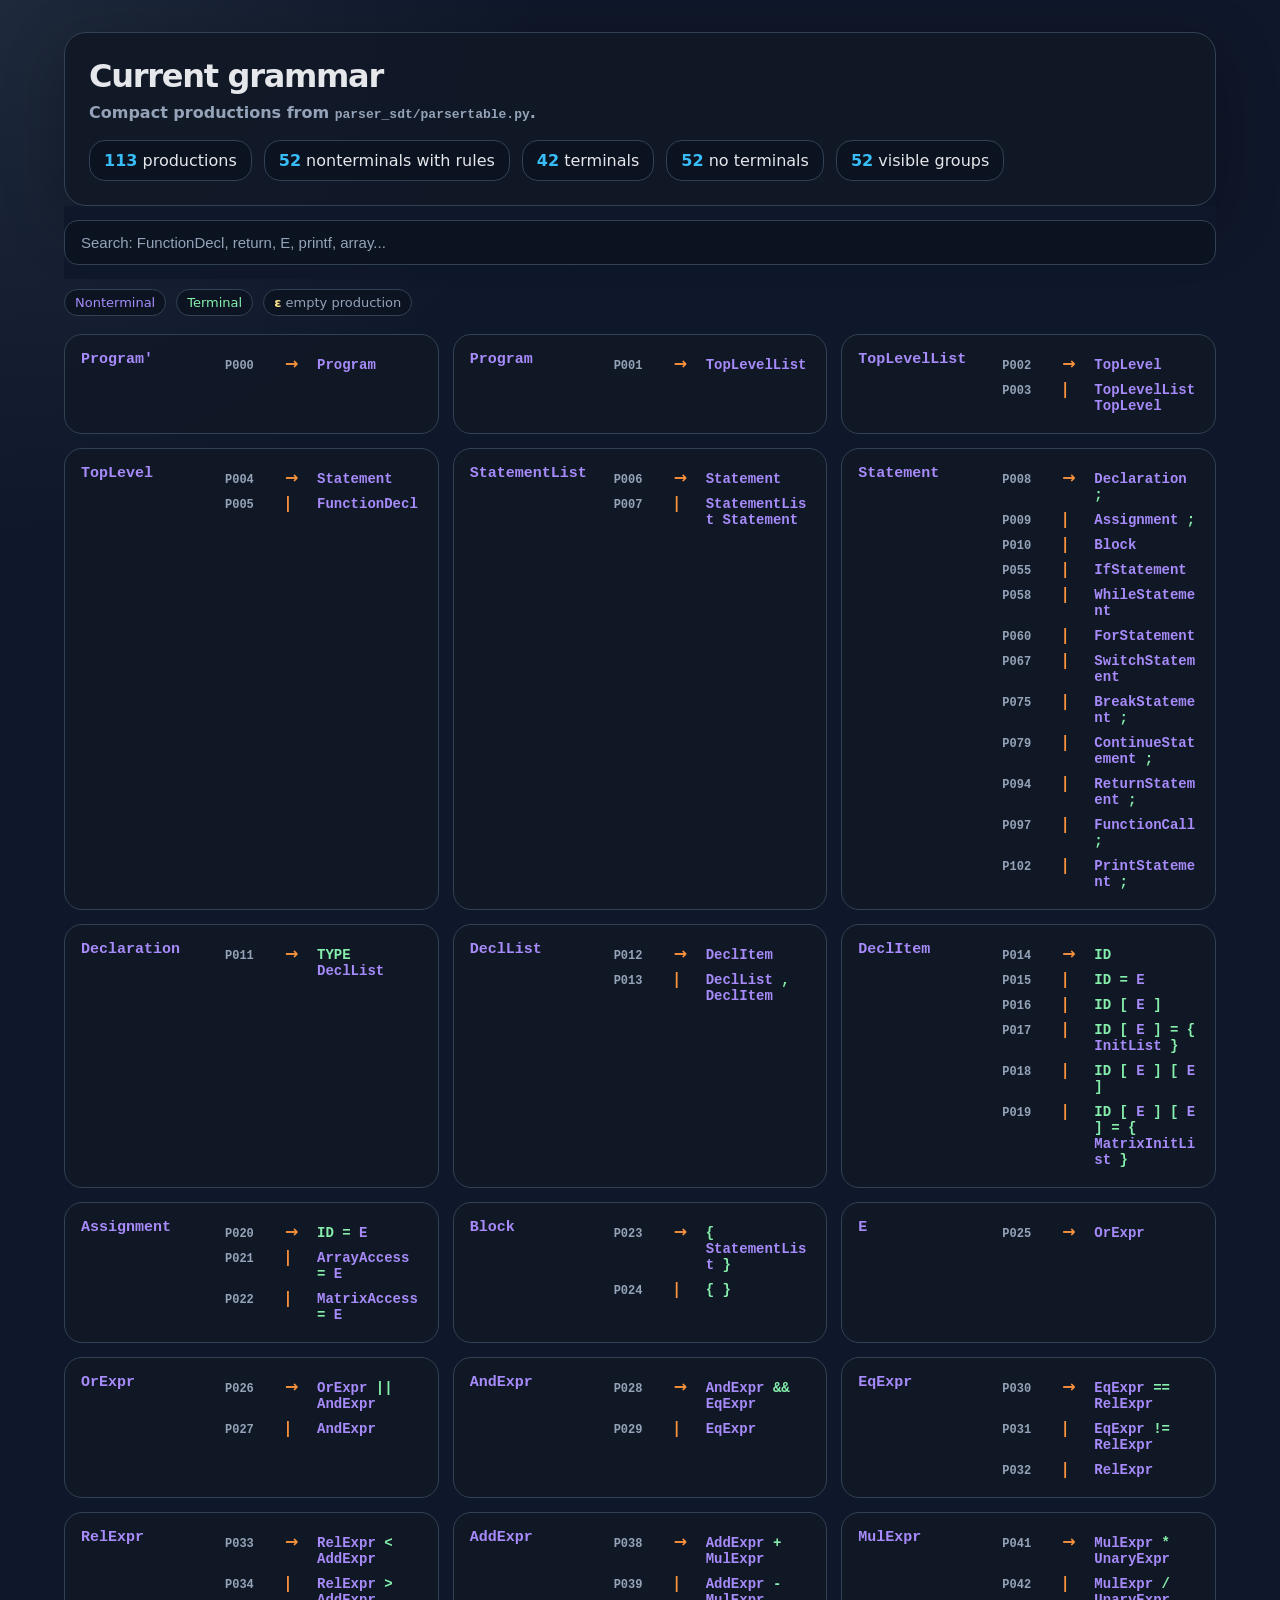
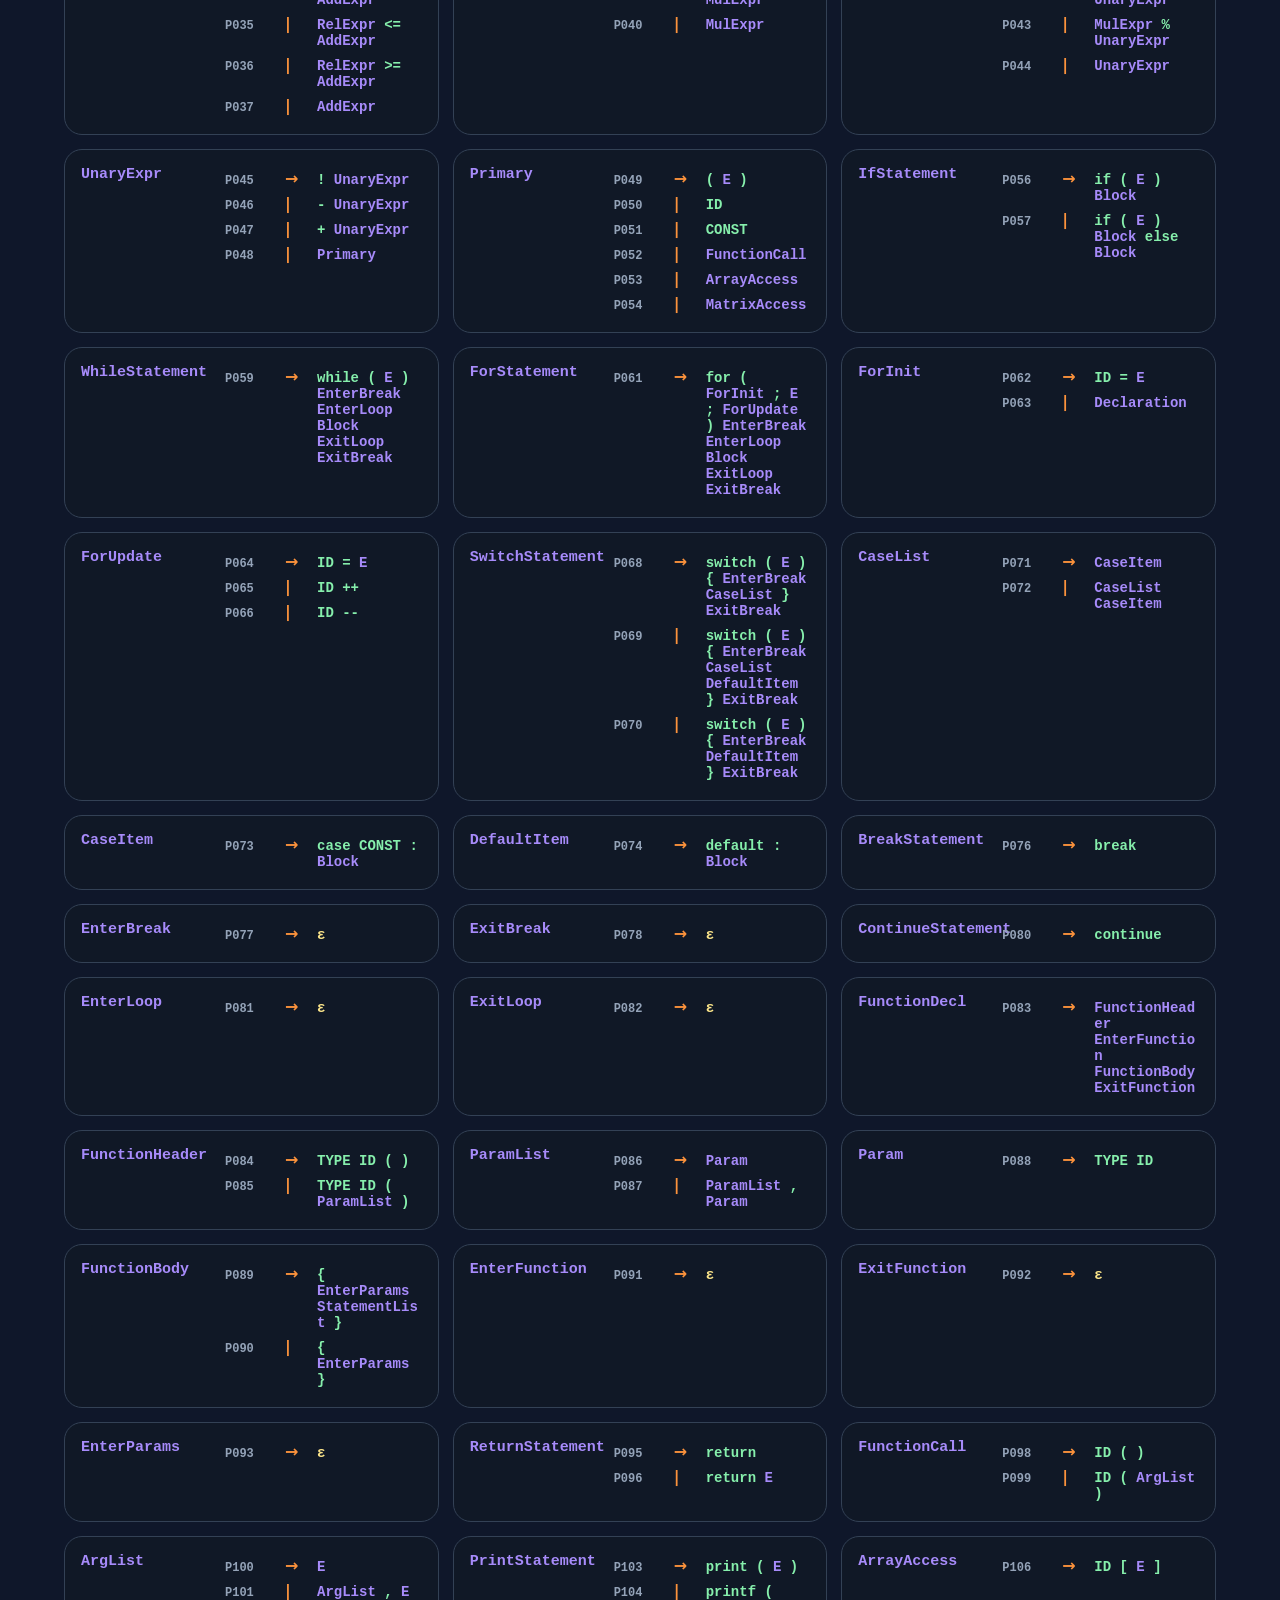
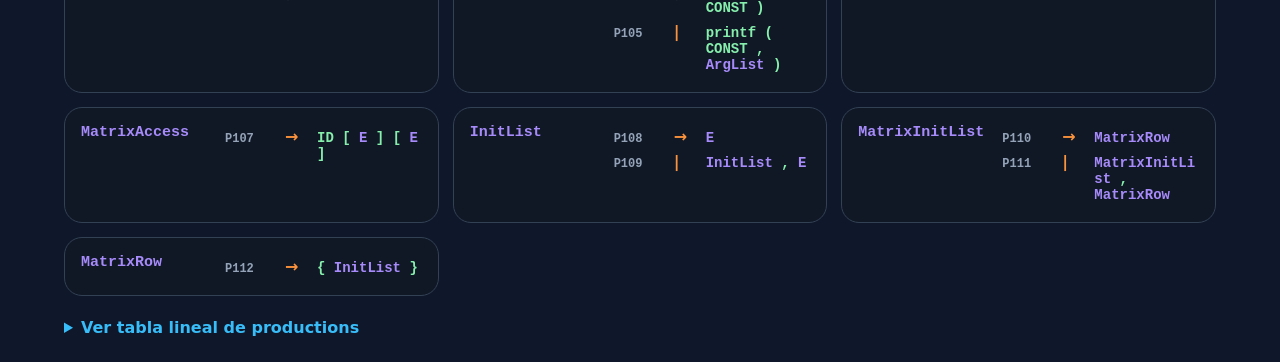
<file: mx/unam/fi/compilers/g5/05/src/assets/grammar/index.html>
<!doctype html>
<!-- PENTA Compiler - documentación interna
     Vista HTML del visor de gramática. Los comentarios describen la
     estructura visual sin cambiar el contenido generado ni los scripts. -->
<html lang="es">
<head>
  <!-- Metadatos, estilos base y variables de tema. -->
  <meta charset="utf-8">
  <meta name="viewport" content="width=device-width, initial-scale=1">
  <title>Current grammar - PENTA Compiler</title>
  <link rel="stylesheet" href="grammar.css">
  <style>
:root {
  color-scheme: dark;
  --bg: #0f172a;
  --panel: #111827;
  --panel2: #0b1220;
  --panel3: #1e293b;
  --border: #334155;
  --text: #e5e7eb;
  --muted: #94a3b8;
  --accent: #38bdf8;
  --accent2: #2563eb;
  --button-hover: #334155;
  --purple: #a78bfa;
  --orange: #fb923c;
  --green: #86efac;
  --yellow: #fde68a;
  --header-bg: rgba(17, 24, 39, 0.92);
  --toolbar-bg: rgba(17, 24, 39, 0.94);
  --toolbar-fade: rgba(15, 23, 42, 0.86);
  --card-bg: rgba(17, 24, 39, 0.92);
  --table-head-bg: rgba(11, 18, 32, 0.95);
  --pill-bg: rgba(11, 18, 32, 0.84);
  --border-soft: rgba(51, 65, 85, 0.75);
  --focus-ring: rgba(56, 189, 248, 0.16);
  --shadow-color: rgba(0, 0, 0, 0.28);
}
  </style>
</head>
<body>
  <!-- Contenedor principal del visor de gramática. -->
  <div class="page">
    <!-- Encabezado con título y métricas de la gramática cargada. -->
    <header>
      <h1>Current grammar</h1>
      <p class="subtitle">Compact productions from <code>parser_sdt/parsertable.py</code>.</p>
      <div class="stats">
        <div class="stat"><strong>113</strong> productions</div>
        <div class="stat"><strong>52</strong> nonterminals with rules</div>
        <div class="stat"><strong>42</strong> terminals</div>
        <div class="stat"><strong>52</strong> no terminals</div>
        <div class="stat"><strong id="visible-count">52</strong> visible groups</div>
      </div>
    </header>

    <!-- Buscador: filtra grupos de producciones sin recargar la página. -->
    <div class="toolbar">
      <input id="search" type="search" placeholder="Search: FunctionDecl, return, E, printf, array...">
    </div>

    <!-- Leyenda visual para distinguir terminales, no terminales y epsilon. -->
    <div class="legend">
      <span class="pill"><span class="nonterminal">Nonterminal</span></span>
      <span class="pill"><span class="terminal">Terminal</span></span>
      <span class="pill"><span class="epsilon">ε</span> empty production</span>
    </div>

    <!-- Tarjetas principales: cada grupo reúne las alternativas de un no terminal. -->
    <main class="grid"><section class="grammar-card" data-search="program&#x27;"><div class="lhs"><span class="nonterminal">Program&#x27;</span></div><div class="alts"><div class="alt" data-search="program&#x27; program"><span class="prod-num">P000</span><span class="arrow">→</span><span class="rhs"><span class="nonterminal">Program</span></span></div></div></section><section class="grammar-card" data-search="program"><div class="lhs"><span class="nonterminal">Program</span></div><div class="alts"><div class="alt" data-search="program toplevellist"><span class="prod-num">P001</span><span class="arrow">→</span><span class="rhs"><span class="nonterminal">TopLevelList</span></span></div></div></section><section class="grammar-card" data-search="toplevellist"><div class="lhs"><span class="nonterminal">TopLevelList</span></div><div class="alts"><div class="alt" data-search="toplevellist toplevel"><span class="prod-num">P002</span><span class="arrow">→</span><span class="rhs"><span class="nonterminal">TopLevel</span></span></div><div class="alt" data-search="toplevellist toplevellist toplevel"><span class="prod-num">P003</span><span class="arrow">|</span><span class="rhs"><span class="nonterminal">TopLevelList</span> <span class="nonterminal">TopLevel</span></span></div></div></section><section class="grammar-card" data-search="toplevel"><div class="lhs"><span class="nonterminal">TopLevel</span></div><div class="alts"><div class="alt" data-search="toplevel statement"><span class="prod-num">P004</span><span class="arrow">→</span><span class="rhs"><span class="nonterminal">Statement</span></span></div><div class="alt" data-search="toplevel functiondecl"><span class="prod-num">P005</span><span class="arrow">|</span><span class="rhs"><span class="nonterminal">FunctionDecl</span></span></div></div></section><section class="grammar-card" data-search="statementlist"><div class="lhs"><span class="nonterminal">StatementList</span></div><div class="alts"><div class="alt" data-search="statementlist statement"><span class="prod-num">P006</span><span class="arrow">→</span><span class="rhs"><span class="nonterminal">Statement</span></span></div><div class="alt" data-search="statementlist statementlist statement"><span class="prod-num">P007</span><span class="arrow">|</span><span class="rhs"><span class="nonterminal">StatementList</span> <span class="nonterminal">Statement</span></span></div></div></section><section class="grammar-card" data-search="statement"><div class="lhs"><span class="nonterminal">Statement</span></div><div class="alts"><div class="alt" data-search="statement declaration ;"><span class="prod-num">P008</span><span class="arrow">→</span><span class="rhs"><span class="nonterminal">Declaration</span> <span class="terminal">;</span></span></div><div class="alt" data-search="statement assignment ;"><span class="prod-num">P009</span><span class="arrow">|</span><span class="rhs"><span class="nonterminal">Assignment</span> <span class="terminal">;</span></span></div><div class="alt" data-search="statement block"><span class="prod-num">P010</span><span class="arrow">|</span><span class="rhs"><span class="nonterminal">Block</span></span></div><div class="alt" data-search="statement ifstatement"><span class="prod-num">P055</span><span class="arrow">|</span><span class="rhs"><span class="nonterminal">IfStatement</span></span></div><div class="alt" data-search="statement whilestatement"><span class="prod-num">P058</span><span class="arrow">|</span><span class="rhs"><span class="nonterminal">WhileStatement</span></span></div><div class="alt" data-search="statement forstatement"><span class="prod-num">P060</span><span class="arrow">|</span><span class="rhs"><span class="nonterminal">ForStatement</span></span></div><div class="alt" data-search="statement switchstatement"><span class="prod-num">P067</span><span class="arrow">|</span><span class="rhs"><span class="nonterminal">SwitchStatement</span></span></div><div class="alt" data-search="statement breakstatement ;"><span class="prod-num">P075</span><span class="arrow">|</span><span class="rhs"><span class="nonterminal">BreakStatement</span> <span class="terminal">;</span></span></div><div class="alt" data-search="statement continuestatement ;"><span class="prod-num">P079</span><span class="arrow">|</span><span class="rhs"><span class="nonterminal">ContinueStatement</span> <span class="terminal">;</span></span></div><div class="alt" data-search="statement returnstatement ;"><span class="prod-num">P094</span><span class="arrow">|</span><span class="rhs"><span class="nonterminal">ReturnStatement</span> <span class="terminal">;</span></span></div><div class="alt" data-search="statement functioncall ;"><span class="prod-num">P097</span><span class="arrow">|</span><span class="rhs"><span class="nonterminal">FunctionCall</span> <span class="terminal">;</span></span></div><div class="alt" data-search="statement printstatement ;"><span class="prod-num">P102</span><span class="arrow">|</span><span class="rhs"><span class="nonterminal">PrintStatement</span> <span class="terminal">;</span></span></div></div></section><section class="grammar-card" data-search="declaration"><div class="lhs"><span class="nonterminal">Declaration</span></div><div class="alts"><div class="alt" data-search="declaration type decllist"><span class="prod-num">P011</span><span class="arrow">→</span><span class="rhs"><span class="terminal">TYPE</span> <span class="nonterminal">DeclList</span></span></div></div></section><section class="grammar-card" data-search="decllist"><div class="lhs"><span class="nonterminal">DeclList</span></div><div class="alts"><div class="alt" data-search="decllist declitem"><span class="prod-num">P012</span><span class="arrow">→</span><span class="rhs"><span class="nonterminal">DeclItem</span></span></div><div class="alt" data-search="decllist decllist , declitem"><span class="prod-num">P013</span><span class="arrow">|</span><span class="rhs"><span class="nonterminal">DeclList</span> <span class="terminal">,</span> <span class="nonterminal">DeclItem</span></span></div></div></section><section class="grammar-card" data-search="declitem"><div class="lhs"><span class="nonterminal">DeclItem</span></div><div class="alts"><div class="alt" data-search="declitem id"><span class="prod-num">P014</span><span class="arrow">→</span><span class="rhs"><span class="terminal">ID</span></span></div><div class="alt" data-search="declitem id = e"><span class="prod-num">P015</span><span class="arrow">|</span><span class="rhs"><span class="terminal">ID</span> <span class="terminal">=</span> <span class="nonterminal">E</span></span></div><div class="alt" data-search="declitem id [ e ]"><span class="prod-num">P016</span><span class="arrow">|</span><span class="rhs"><span class="terminal">ID</span> <span class="terminal">[</span> <span class="nonterminal">E</span> <span class="terminal">]</span></span></div><div class="alt" data-search="declitem id [ e ] = { initlist }"><span class="prod-num">P017</span><span class="arrow">|</span><span class="rhs"><span class="terminal">ID</span> <span class="terminal">[</span> <span class="nonterminal">E</span> <span class="terminal">]</span> <span class="terminal">=</span> <span class="terminal">{</span> <span class="nonterminal">InitList</span> <span class="terminal">}</span></span></div><div class="alt" data-search="declitem id [ e ] [ e ]"><span class="prod-num">P018</span><span class="arrow">|</span><span class="rhs"><span class="terminal">ID</span> <span class="terminal">[</span> <span class="nonterminal">E</span> <span class="terminal">]</span> <span class="terminal">[</span> <span class="nonterminal">E</span> <span class="terminal">]</span></span></div><div class="alt" data-search="declitem id [ e ] [ e ] = { matrixinitlist }"><span class="prod-num">P019</span><span class="arrow">|</span><span class="rhs"><span class="terminal">ID</span> <span class="terminal">[</span> <span class="nonterminal">E</span> <span class="terminal">]</span> <span class="terminal">[</span> <span class="nonterminal">E</span> <span class="terminal">]</span> <span class="terminal">=</span> <span class="terminal">{</span> <span class="nonterminal">MatrixInitList</span> <span class="terminal">}</span></span></div></div></section><section class="grammar-card" data-search="assignment"><div class="lhs"><span class="nonterminal">Assignment</span></div><div class="alts"><div class="alt" data-search="assignment id = e"><span class="prod-num">P020</span><span class="arrow">→</span><span class="rhs"><span class="terminal">ID</span> <span class="terminal">=</span> <span class="nonterminal">E</span></span></div><div class="alt" data-search="assignment arrayaccess = e"><span class="prod-num">P021</span><span class="arrow">|</span><span class="rhs"><span class="nonterminal">ArrayAccess</span> <span class="terminal">=</span> <span class="nonterminal">E</span></span></div><div class="alt" data-search="assignment matrixaccess = e"><span class="prod-num">P022</span><span class="arrow">|</span><span class="rhs"><span class="nonterminal">MatrixAccess</span> <span class="terminal">=</span> <span class="nonterminal">E</span></span></div></div></section><section class="grammar-card" data-search="block"><div class="lhs"><span class="nonterminal">Block</span></div><div class="alts"><div class="alt" data-search="block { statementlist }"><span class="prod-num">P023</span><span class="arrow">→</span><span class="rhs"><span class="terminal">{</span> <span class="nonterminal">StatementList</span> <span class="terminal">}</span></span></div><div class="alt" data-search="block { }"><span class="prod-num">P024</span><span class="arrow">|</span><span class="rhs"><span class="terminal">{</span> <span class="terminal">}</span></span></div></div></section><section class="grammar-card" data-search="e"><div class="lhs"><span class="nonterminal">E</span></div><div class="alts"><div class="alt" data-search="e orexpr"><span class="prod-num">P025</span><span class="arrow">→</span><span class="rhs"><span class="nonterminal">OrExpr</span></span></div></div></section><section class="grammar-card" data-search="orexpr"><div class="lhs"><span class="nonterminal">OrExpr</span></div><div class="alts"><div class="alt" data-search="orexpr orexpr || andexpr"><span class="prod-num">P026</span><span class="arrow">→</span><span class="rhs"><span class="nonterminal">OrExpr</span> <span class="terminal">||</span> <span class="nonterminal">AndExpr</span></span></div><div class="alt" data-search="orexpr andexpr"><span class="prod-num">P027</span><span class="arrow">|</span><span class="rhs"><span class="nonterminal">AndExpr</span></span></div></div></section><section class="grammar-card" data-search="andexpr"><div class="lhs"><span class="nonterminal">AndExpr</span></div><div class="alts"><div class="alt" data-search="andexpr andexpr &amp;&amp; eqexpr"><span class="prod-num">P028</span><span class="arrow">→</span><span class="rhs"><span class="nonterminal">AndExpr</span> <span class="terminal">&amp;&amp;</span> <span class="nonterminal">EqExpr</span></span></div><div class="alt" data-search="andexpr eqexpr"><span class="prod-num">P029</span><span class="arrow">|</span><span class="rhs"><span class="nonterminal">EqExpr</span></span></div></div></section><section class="grammar-card" data-search="eqexpr"><div class="lhs"><span class="nonterminal">EqExpr</span></div><div class="alts"><div class="alt" data-search="eqexpr eqexpr == relexpr"><span class="prod-num">P030</span><span class="arrow">→</span><span class="rhs"><span class="nonterminal">EqExpr</span> <span class="terminal">==</span> <span class="nonterminal">RelExpr</span></span></div><div class="alt" data-search="eqexpr eqexpr != relexpr"><span class="prod-num">P031</span><span class="arrow">|</span><span class="rhs"><span class="nonterminal">EqExpr</span> <span class="terminal">!=</span> <span class="nonterminal">RelExpr</span></span></div><div class="alt" data-search="eqexpr relexpr"><span class="prod-num">P032</span><span class="arrow">|</span><span class="rhs"><span class="nonterminal">RelExpr</span></span></div></div></section><section class="grammar-card" data-search="relexpr"><div class="lhs"><span class="nonterminal">RelExpr</span></div><div class="alts"><div class="alt" data-search="relexpr relexpr &lt; addexpr"><span class="prod-num">P033</span><span class="arrow">→</span><span class="rhs"><span class="nonterminal">RelExpr</span> <span class="terminal">&lt;</span> <span class="nonterminal">AddExpr</span></span></div><div class="alt" data-search="relexpr relexpr &gt; addexpr"><span class="prod-num">P034</span><span class="arrow">|</span><span class="rhs"><span class="nonterminal">RelExpr</span> <span class="terminal">&gt;</span> <span class="nonterminal">AddExpr</span></span></div><div class="alt" data-search="relexpr relexpr &lt;= addexpr"><span class="prod-num">P035</span><span class="arrow">|</span><span class="rhs"><span class="nonterminal">RelExpr</span> <span class="terminal">&lt;=</span> <span class="nonterminal">AddExpr</span></span></div><div class="alt" data-search="relexpr relexpr &gt;= addexpr"><span class="prod-num">P036</span><span class="arrow">|</span><span class="rhs"><span class="nonterminal">RelExpr</span> <span class="terminal">&gt;=</span> <span class="nonterminal">AddExpr</span></span></div><div class="alt" data-search="relexpr addexpr"><span class="prod-num">P037</span><span class="arrow">|</span><span class="rhs"><span class="nonterminal">AddExpr</span></span></div></div></section><section class="grammar-card" data-search="addexpr"><div class="lhs"><span class="nonterminal">AddExpr</span></div><div class="alts"><div class="alt" data-search="addexpr addexpr + mulexpr"><span class="prod-num">P038</span><span class="arrow">→</span><span class="rhs"><span class="nonterminal">AddExpr</span> <span class="terminal">+</span> <span class="nonterminal">MulExpr</span></span></div><div class="alt" data-search="addexpr addexpr - mulexpr"><span class="prod-num">P039</span><span class="arrow">|</span><span class="rhs"><span class="nonterminal">AddExpr</span> <span class="terminal">-</span> <span class="nonterminal">MulExpr</span></span></div><div class="alt" data-search="addexpr mulexpr"><span class="prod-num">P040</span><span class="arrow">|</span><span class="rhs"><span class="nonterminal">MulExpr</span></span></div></div></section><section class="grammar-card" data-search="mulexpr"><div class="lhs"><span class="nonterminal">MulExpr</span></div><div class="alts"><div class="alt" data-search="mulexpr mulexpr * unaryexpr"><span class="prod-num">P041</span><span class="arrow">→</span><span class="rhs"><span class="nonterminal">MulExpr</span> <span class="terminal">*</span> <span class="nonterminal">UnaryExpr</span></span></div><div class="alt" data-search="mulexpr mulexpr / unaryexpr"><span class="prod-num">P042</span><span class="arrow">|</span><span class="rhs"><span class="nonterminal">MulExpr</span> <span class="terminal">/</span> <span class="nonterminal">UnaryExpr</span></span></div><div class="alt" data-search="mulexpr mulexpr % unaryexpr"><span class="prod-num">P043</span><span class="arrow">|</span><span class="rhs"><span class="nonterminal">MulExpr</span> <span class="terminal">%</span> <span class="nonterminal">UnaryExpr</span></span></div><div class="alt" data-search="mulexpr unaryexpr"><span class="prod-num">P044</span><span class="arrow">|</span><span class="rhs"><span class="nonterminal">UnaryExpr</span></span></div></div></section><section class="grammar-card" data-search="unaryexpr"><div class="lhs"><span class="nonterminal">UnaryExpr</span></div><div class="alts"><div class="alt" data-search="unaryexpr ! unaryexpr"><span class="prod-num">P045</span><span class="arrow">→</span><span class="rhs"><span class="terminal">!</span> <span class="nonterminal">UnaryExpr</span></span></div><div class="alt" data-search="unaryexpr - unaryexpr"><span class="prod-num">P046</span><span class="arrow">|</span><span class="rhs"><span class="terminal">-</span> <span class="nonterminal">UnaryExpr</span></span></div><div class="alt" data-search="unaryexpr + unaryexpr"><span class="prod-num">P047</span><span class="arrow">|</span><span class="rhs"><span class="terminal">+</span> <span class="nonterminal">UnaryExpr</span></span></div><div class="alt" data-search="unaryexpr primary"><span class="prod-num">P048</span><span class="arrow">|</span><span class="rhs"><span class="nonterminal">Primary</span></span></div></div></section><section class="grammar-card" data-search="primary"><div class="lhs"><span class="nonterminal">Primary</span></div><div class="alts"><div class="alt" data-search="primary ( e )"><span class="prod-num">P049</span><span class="arrow">→</span><span class="rhs"><span class="terminal">(</span> <span class="nonterminal">E</span> <span class="terminal">)</span></span></div><div class="alt" data-search="primary id"><span class="prod-num">P050</span><span class="arrow">|</span><span class="rhs"><span class="terminal">ID</span></span></div><div class="alt" data-search="primary const"><span class="prod-num">P051</span><span class="arrow">|</span><span class="rhs"><span class="terminal">CONST</span></span></div><div class="alt" data-search="primary functioncall"><span class="prod-num">P052</span><span class="arrow">|</span><span class="rhs"><span class="nonterminal">FunctionCall</span></span></div><div class="alt" data-search="primary arrayaccess"><span class="prod-num">P053</span><span class="arrow">|</span><span class="rhs"><span class="nonterminal">ArrayAccess</span></span></div><div class="alt" data-search="primary matrixaccess"><span class="prod-num">P054</span><span class="arrow">|</span><span class="rhs"><span class="nonterminal">MatrixAccess</span></span></div></div></section><section class="grammar-card" data-search="ifstatement"><div class="lhs"><span class="nonterminal">IfStatement</span></div><div class="alts"><div class="alt" data-search="ifstatement if ( e ) block"><span class="prod-num">P056</span><span class="arrow">→</span><span class="rhs"><span class="terminal">if</span> <span class="terminal">(</span> <span class="nonterminal">E</span> <span class="terminal">)</span> <span class="nonterminal">Block</span></span></div><div class="alt" data-search="ifstatement if ( e ) block else block"><span class="prod-num">P057</span><span class="arrow">|</span><span class="rhs"><span class="terminal">if</span> <span class="terminal">(</span> <span class="nonterminal">E</span> <span class="terminal">)</span> <span class="nonterminal">Block</span> <span class="terminal">else</span> <span class="nonterminal">Block</span></span></div></div></section><section class="grammar-card" data-search="whilestatement"><div class="lhs"><span class="nonterminal">WhileStatement</span></div><div class="alts"><div class="alt" data-search="whilestatement while ( e ) enterbreak enterloop block exitloop exitbreak"><span class="prod-num">P059</span><span class="arrow">→</span><span class="rhs"><span class="terminal">while</span> <span class="terminal">(</span> <span class="nonterminal">E</span> <span class="terminal">)</span> <span class="nonterminal">EnterBreak</span> <span class="nonterminal">EnterLoop</span> <span class="nonterminal">Block</span> <span class="nonterminal">ExitLoop</span> <span class="nonterminal">ExitBreak</span></span></div></div></section><section class="grammar-card" data-search="forstatement"><div class="lhs"><span class="nonterminal">ForStatement</span></div><div class="alts"><div class="alt" data-search="forstatement for ( forinit ; e ; forupdate ) enterbreak enterloop block exitloop exitbreak"><span class="prod-num">P061</span><span class="arrow">→</span><span class="rhs"><span class="terminal">for</span> <span class="terminal">(</span> <span class="nonterminal">ForInit</span> <span class="terminal">;</span> <span class="nonterminal">E</span> <span class="terminal">;</span> <span class="nonterminal">ForUpdate</span> <span class="terminal">)</span> <span class="nonterminal">EnterBreak</span> <span class="nonterminal">EnterLoop</span> <span class="nonterminal">Block</span> <span class="nonterminal">ExitLoop</span> <span class="nonterminal">ExitBreak</span></span></div></div></section><section class="grammar-card" data-search="forinit"><div class="lhs"><span class="nonterminal">ForInit</span></div><div class="alts"><div class="alt" data-search="forinit id = e"><span class="prod-num">P062</span><span class="arrow">→</span><span class="rhs"><span class="terminal">ID</span> <span class="terminal">=</span> <span class="nonterminal">E</span></span></div><div class="alt" data-search="forinit declaration"><span class="prod-num">P063</span><span class="arrow">|</span><span class="rhs"><span class="nonterminal">Declaration</span></span></div></div></section><section class="grammar-card" data-search="forupdate"><div class="lhs"><span class="nonterminal">ForUpdate</span></div><div class="alts"><div class="alt" data-search="forupdate id = e"><span class="prod-num">P064</span><span class="arrow">→</span><span class="rhs"><span class="terminal">ID</span> <span class="terminal">=</span> <span class="nonterminal">E</span></span></div><div class="alt" data-search="forupdate id ++"><span class="prod-num">P065</span><span class="arrow">|</span><span class="rhs"><span class="terminal">ID</span> <span class="terminal">++</span></span></div><div class="alt" data-search="forupdate id --"><span class="prod-num">P066</span><span class="arrow">|</span><span class="rhs"><span class="terminal">ID</span> <span class="terminal">--</span></span></div></div></section><section class="grammar-card" data-search="switchstatement"><div class="lhs"><span class="nonterminal">SwitchStatement</span></div><div class="alts"><div class="alt" data-search="switchstatement switch ( e ) { enterbreak caselist } exitbreak"><span class="prod-num">P068</span><span class="arrow">→</span><span class="rhs"><span class="terminal">switch</span> <span class="terminal">(</span> <span class="nonterminal">E</span> <span class="terminal">)</span> <span class="terminal">{</span> <span class="nonterminal">EnterBreak</span> <span class="nonterminal">CaseList</span> <span class="terminal">}</span> <span class="nonterminal">ExitBreak</span></span></div><div class="alt" data-search="switchstatement switch ( e ) { enterbreak caselist defaultitem } exitbreak"><span class="prod-num">P069</span><span class="arrow">|</span><span class="rhs"><span class="terminal">switch</span> <span class="terminal">(</span> <span class="nonterminal">E</span> <span class="terminal">)</span> <span class="terminal">{</span> <span class="nonterminal">EnterBreak</span> <span class="nonterminal">CaseList</span> <span class="nonterminal">DefaultItem</span> <span class="terminal">}</span> <span class="nonterminal">ExitBreak</span></span></div><div class="alt" data-search="switchstatement switch ( e ) { enterbreak defaultitem } exitbreak"><span class="prod-num">P070</span><span class="arrow">|</span><span class="rhs"><span class="terminal">switch</span> <span class="terminal">(</span> <span class="nonterminal">E</span> <span class="terminal">)</span> <span class="terminal">{</span> <span class="nonterminal">EnterBreak</span> <span class="nonterminal">DefaultItem</span> <span class="terminal">}</span> <span class="nonterminal">ExitBreak</span></span></div></div></section><section class="grammar-card" data-search="caselist"><div class="lhs"><span class="nonterminal">CaseList</span></div><div class="alts"><div class="alt" data-search="caselist caseitem"><span class="prod-num">P071</span><span class="arrow">→</span><span class="rhs"><span class="nonterminal">CaseItem</span></span></div><div class="alt" data-search="caselist caselist caseitem"><span class="prod-num">P072</span><span class="arrow">|</span><span class="rhs"><span class="nonterminal">CaseList</span> <span class="nonterminal">CaseItem</span></span></div></div></section><section class="grammar-card" data-search="caseitem"><div class="lhs"><span class="nonterminal">CaseItem</span></div><div class="alts"><div class="alt" data-search="caseitem case const : block"><span class="prod-num">P073</span><span class="arrow">→</span><span class="rhs"><span class="terminal">case</span> <span class="terminal">CONST</span> <span class="terminal">:</span> <span class="nonterminal">Block</span></span></div></div></section><section class="grammar-card" data-search="defaultitem"><div class="lhs"><span class="nonterminal">DefaultItem</span></div><div class="alts"><div class="alt" data-search="defaultitem default : block"><span class="prod-num">P074</span><span class="arrow">→</span><span class="rhs"><span class="terminal">default</span> <span class="terminal">:</span> <span class="nonterminal">Block</span></span></div></div></section><section class="grammar-card" data-search="breakstatement"><div class="lhs"><span class="nonterminal">BreakStatement</span></div><div class="alts"><div class="alt" data-search="breakstatement break"><span class="prod-num">P076</span><span class="arrow">→</span><span class="rhs"><span class="terminal">break</span></span></div></div></section><section class="grammar-card" data-search="enterbreak"><div class="lhs"><span class="nonterminal">EnterBreak</span></div><div class="alts"><div class="alt" data-search="enterbreak ε"><span class="prod-num">P077</span><span class="arrow">→</span><span class="rhs"><span class="epsilon">ε</span></span></div></div></section><section class="grammar-card" data-search="exitbreak"><div class="lhs"><span class="nonterminal">ExitBreak</span></div><div class="alts"><div class="alt" data-search="exitbreak ε"><span class="prod-num">P078</span><span class="arrow">→</span><span class="rhs"><span class="epsilon">ε</span></span></div></div></section><section class="grammar-card" data-search="continuestatement"><div class="lhs"><span class="nonterminal">ContinueStatement</span></div><div class="alts"><div class="alt" data-search="continuestatement continue"><span class="prod-num">P080</span><span class="arrow">→</span><span class="rhs"><span class="terminal">continue</span></span></div></div></section><section class="grammar-card" data-search="enterloop"><div class="lhs"><span class="nonterminal">EnterLoop</span></div><div class="alts"><div class="alt" data-search="enterloop ε"><span class="prod-num">P081</span><span class="arrow">→</span><span class="rhs"><span class="epsilon">ε</span></span></div></div></section><section class="grammar-card" data-search="exitloop"><div class="lhs"><span class="nonterminal">ExitLoop</span></div><div class="alts"><div class="alt" data-search="exitloop ε"><span class="prod-num">P082</span><span class="arrow">→</span><span class="rhs"><span class="epsilon">ε</span></span></div></div></section><section class="grammar-card" data-search="functiondecl"><div class="lhs"><span class="nonterminal">FunctionDecl</span></div><div class="alts"><div class="alt" data-search="functiondecl functionheader enterfunction functionbody exitfunction"><span class="prod-num">P083</span><span class="arrow">→</span><span class="rhs"><span class="nonterminal">FunctionHeader</span> <span class="nonterminal">EnterFunction</span> <span class="nonterminal">FunctionBody</span> <span class="nonterminal">ExitFunction</span></span></div></div></section><section class="grammar-card" data-search="functionheader"><div class="lhs"><span class="nonterminal">FunctionHeader</span></div><div class="alts"><div class="alt" data-search="functionheader type id ( )"><span class="prod-num">P084</span><span class="arrow">→</span><span class="rhs"><span class="terminal">TYPE</span> <span class="terminal">ID</span> <span class="terminal">(</span> <span class="terminal">)</span></span></div><div class="alt" data-search="functionheader type id ( paramlist )"><span class="prod-num">P085</span><span class="arrow">|</span><span class="rhs"><span class="terminal">TYPE</span> <span class="terminal">ID</span> <span class="terminal">(</span> <span class="nonterminal">ParamList</span> <span class="terminal">)</span></span></div></div></section><section class="grammar-card" data-search="paramlist"><div class="lhs"><span class="nonterminal">ParamList</span></div><div class="alts"><div class="alt" data-search="paramlist param"><span class="prod-num">P086</span><span class="arrow">→</span><span class="rhs"><span class="nonterminal">Param</span></span></div><div class="alt" data-search="paramlist paramlist , param"><span class="prod-num">P087</span><span class="arrow">|</span><span class="rhs"><span class="nonterminal">ParamList</span> <span class="terminal">,</span> <span class="nonterminal">Param</span></span></div></div></section><section class="grammar-card" data-search="param"><div class="lhs"><span class="nonterminal">Param</span></div><div class="alts"><div class="alt" data-search="param type id"><span class="prod-num">P088</span><span class="arrow">→</span><span class="rhs"><span class="terminal">TYPE</span> <span class="terminal">ID</span></span></div></div></section><section class="grammar-card" data-search="functionbody"><div class="lhs"><span class="nonterminal">FunctionBody</span></div><div class="alts"><div class="alt" data-search="functionbody { enterparams statementlist }"><span class="prod-num">P089</span><span class="arrow">→</span><span class="rhs"><span class="terminal">{</span> <span class="nonterminal">EnterParams</span> <span class="nonterminal">StatementList</span> <span class="terminal">}</span></span></div><div class="alt" data-search="functionbody { enterparams }"><span class="prod-num">P090</span><span class="arrow">|</span><span class="rhs"><span class="terminal">{</span> <span class="nonterminal">EnterParams</span> <span class="terminal">}</span></span></div></div></section><section class="grammar-card" data-search="enterfunction"><div class="lhs"><span class="nonterminal">EnterFunction</span></div><div class="alts"><div class="alt" data-search="enterfunction ε"><span class="prod-num">P091</span><span class="arrow">→</span><span class="rhs"><span class="epsilon">ε</span></span></div></div></section><section class="grammar-card" data-search="exitfunction"><div class="lhs"><span class="nonterminal">ExitFunction</span></div><div class="alts"><div class="alt" data-search="exitfunction ε"><span class="prod-num">P092</span><span class="arrow">→</span><span class="rhs"><span class="epsilon">ε</span></span></div></div></section><section class="grammar-card" data-search="enterparams"><div class="lhs"><span class="nonterminal">EnterParams</span></div><div class="alts"><div class="alt" data-search="enterparams ε"><span class="prod-num">P093</span><span class="arrow">→</span><span class="rhs"><span class="epsilon">ε</span></span></div></div></section><section class="grammar-card" data-search="returnstatement"><div class="lhs"><span class="nonterminal">ReturnStatement</span></div><div class="alts"><div class="alt" data-search="returnstatement return"><span class="prod-num">P095</span><span class="arrow">→</span><span class="rhs"><span class="terminal">return</span></span></div><div class="alt" data-search="returnstatement return e"><span class="prod-num">P096</span><span class="arrow">|</span><span class="rhs"><span class="terminal">return</span> <span class="nonterminal">E</span></span></div></div></section><section class="grammar-card" data-search="functioncall"><div class="lhs"><span class="nonterminal">FunctionCall</span></div><div class="alts"><div class="alt" data-search="functioncall id ( )"><span class="prod-num">P098</span><span class="arrow">→</span><span class="rhs"><span class="terminal">ID</span> <span class="terminal">(</span> <span class="terminal">)</span></span></div><div class="alt" data-search="functioncall id ( arglist )"><span class="prod-num">P099</span><span class="arrow">|</span><span class="rhs"><span class="terminal">ID</span> <span class="terminal">(</span> <span class="nonterminal">ArgList</span> <span class="terminal">)</span></span></div></div></section><section class="grammar-card" data-search="arglist"><div class="lhs"><span class="nonterminal">ArgList</span></div><div class="alts"><div class="alt" data-search="arglist e"><span class="prod-num">P100</span><span class="arrow">→</span><span class="rhs"><span class="nonterminal">E</span></span></div><div class="alt" data-search="arglist arglist , e"><span class="prod-num">P101</span><span class="arrow">|</span><span class="rhs"><span class="nonterminal">ArgList</span> <span class="terminal">,</span> <span class="nonterminal">E</span></span></div></div></section><section class="grammar-card" data-search="printstatement"><div class="lhs"><span class="nonterminal">PrintStatement</span></div><div class="alts"><div class="alt" data-search="printstatement print ( e )"><span class="prod-num">P103</span><span class="arrow">→</span><span class="rhs"><span class="terminal">print</span> <span class="terminal">(</span> <span class="nonterminal">E</span> <span class="terminal">)</span></span></div><div class="alt" data-search="printstatement printf ( const )"><span class="prod-num">P104</span><span class="arrow">|</span><span class="rhs"><span class="terminal">printf</span> <span class="terminal">(</span> <span class="terminal">CONST</span> <span class="terminal">)</span></span></div><div class="alt" data-search="printstatement printf ( const , arglist )"><span class="prod-num">P105</span><span class="arrow">|</span><span class="rhs"><span class="terminal">printf</span> <span class="terminal">(</span> <span class="terminal">CONST</span> <span class="terminal">,</span> <span class="nonterminal">ArgList</span> <span class="terminal">)</span></span></div></div></section><section class="grammar-card" data-search="arrayaccess"><div class="lhs"><span class="nonterminal">ArrayAccess</span></div><div class="alts"><div class="alt" data-search="arrayaccess id [ e ]"><span class="prod-num">P106</span><span class="arrow">→</span><span class="rhs"><span class="terminal">ID</span> <span class="terminal">[</span> <span class="nonterminal">E</span> <span class="terminal">]</span></span></div></div></section><section class="grammar-card" data-search="matrixaccess"><div class="lhs"><span class="nonterminal">MatrixAccess</span></div><div class="alts"><div class="alt" data-search="matrixaccess id [ e ] [ e ]"><span class="prod-num">P107</span><span class="arrow">→</span><span class="rhs"><span class="terminal">ID</span> <span class="terminal">[</span> <span class="nonterminal">E</span> <span class="terminal">]</span> <span class="terminal">[</span> <span class="nonterminal">E</span> <span class="terminal">]</span></span></div></div></section><section class="grammar-card" data-search="initlist"><div class="lhs"><span class="nonterminal">InitList</span></div><div class="alts"><div class="alt" data-search="initlist e"><span class="prod-num">P108</span><span class="arrow">→</span><span class="rhs"><span class="nonterminal">E</span></span></div><div class="alt" data-search="initlist initlist , e"><span class="prod-num">P109</span><span class="arrow">|</span><span class="rhs"><span class="nonterminal">InitList</span> <span class="terminal">,</span> <span class="nonterminal">E</span></span></div></div></section><section class="grammar-card" data-search="matrixinitlist"><div class="lhs"><span class="nonterminal">MatrixInitList</span></div><div class="alts"><div class="alt" data-search="matrixinitlist matrixrow"><span class="prod-num">P110</span><span class="arrow">→</span><span class="rhs"><span class="nonterminal">MatrixRow</span></span></div><div class="alt" data-search="matrixinitlist matrixinitlist , matrixrow"><span class="prod-num">P111</span><span class="arrow">|</span><span class="rhs"><span class="nonterminal">MatrixInitList</span> <span class="terminal">,</span> <span class="nonterminal">MatrixRow</span></span></div></div></section><section class="grammar-card" data-search="matrixrow"><div class="lhs"><span class="nonterminal">MatrixRow</span></div><div class="alts"><div class="alt" data-search="matrixrow { initlist }"><span class="prod-num">P112</span><span class="arrow">→</span><span class="rhs"><span class="terminal">{</span> <span class="nonterminal">InitList</span> <span class="terminal">}</span></span></div></div></section></main>

    <!-- Tabla lineal opcional para revisar las producciones en orden numérico. -->
    <details>
      <summary>Ver tabla lineal de productions</summary>
      <table>
        <thead>
          <tr><th>#</th><th>LHS</th><th></th><th>RHS</th></tr>
        </thead>
        <tbody><tr data-search="program&#x27; program"><td>P000</td><td><span class="nonterminal">Program&#x27;</span></td><td class="arrow-cell">→</td><td><span class="nonterminal">Program</span></td></tr><tr data-search="program toplevellist"><td>P001</td><td><span class="nonterminal">Program</span></td><td class="arrow-cell">→</td><td><span class="nonterminal">TopLevelList</span></td></tr><tr data-search="toplevellist toplevel"><td>P002</td><td><span class="nonterminal">TopLevelList</span></td><td class="arrow-cell">→</td><td><span class="nonterminal">TopLevel</span></td></tr><tr data-search="toplevellist toplevellist toplevel"><td>P003</td><td><span class="nonterminal">TopLevelList</span></td><td class="arrow-cell">→</td><td><span class="nonterminal">TopLevelList</span> <span class="nonterminal">TopLevel</span></td></tr><tr data-search="toplevel statement"><td>P004</td><td><span class="nonterminal">TopLevel</span></td><td class="arrow-cell">→</td><td><span class="nonterminal">Statement</span></td></tr><tr data-search="toplevel functiondecl"><td>P005</td><td><span class="nonterminal">TopLevel</span></td><td class="arrow-cell">→</td><td><span class="nonterminal">FunctionDecl</span></td></tr><tr data-search="statementlist statement"><td>P006</td><td><span class="nonterminal">StatementList</span></td><td class="arrow-cell">→</td><td><span class="nonterminal">Statement</span></td></tr><tr data-search="statementlist statementlist statement"><td>P007</td><td><span class="nonterminal">StatementList</span></td><td class="arrow-cell">→</td><td><span class="nonterminal">StatementList</span> <span class="nonterminal">Statement</span></td></tr><tr data-search="statement declaration ;"><td>P008</td><td><span class="nonterminal">Statement</span></td><td class="arrow-cell">→</td><td><span class="nonterminal">Declaration</span> <span class="terminal">;</span></td></tr><tr data-search="statement assignment ;"><td>P009</td><td><span class="nonterminal">Statement</span></td><td class="arrow-cell">→</td><td><span class="nonterminal">Assignment</span> <span class="terminal">;</span></td></tr><tr data-search="statement block"><td>P010</td><td><span class="nonterminal">Statement</span></td><td class="arrow-cell">→</td><td><span class="nonterminal">Block</span></td></tr><tr data-search="statement ifstatement"><td>P055</td><td><span class="nonterminal">Statement</span></td><td class="arrow-cell">→</td><td><span class="nonterminal">IfStatement</span></td></tr><tr data-search="statement whilestatement"><td>P058</td><td><span class="nonterminal">Statement</span></td><td class="arrow-cell">→</td><td><span class="nonterminal">WhileStatement</span></td></tr><tr data-search="statement forstatement"><td>P060</td><td><span class="nonterminal">Statement</span></td><td class="arrow-cell">→</td><td><span class="nonterminal">ForStatement</span></td></tr><tr data-search="statement switchstatement"><td>P067</td><td><span class="nonterminal">Statement</span></td><td class="arrow-cell">→</td><td><span class="nonterminal">SwitchStatement</span></td></tr><tr data-search="statement breakstatement ;"><td>P075</td><td><span class="nonterminal">Statement</span></td><td class="arrow-cell">→</td><td><span class="nonterminal">BreakStatement</span> <span class="terminal">;</span></td></tr><tr data-search="statement continuestatement ;"><td>P079</td><td><span class="nonterminal">Statement</span></td><td class="arrow-cell">→</td><td><span class="nonterminal">ContinueStatement</span> <span class="terminal">;</span></td></tr><tr data-search="statement returnstatement ;"><td>P094</td><td><span class="nonterminal">Statement</span></td><td class="arrow-cell">→</td><td><span class="nonterminal">ReturnStatement</span> <span class="terminal">;</span></td></tr><tr data-search="statement functioncall ;"><td>P097</td><td><span class="nonterminal">Statement</span></td><td class="arrow-cell">→</td><td><span class="nonterminal">FunctionCall</span> <span class="terminal">;</span></td></tr><tr data-search="statement printstatement ;"><td>P102</td><td><span class="nonterminal">Statement</span></td><td class="arrow-cell">→</td><td><span class="nonterminal">PrintStatement</span> <span class="terminal">;</span></td></tr><tr data-search="declaration type decllist"><td>P011</td><td><span class="nonterminal">Declaration</span></td><td class="arrow-cell">→</td><td><span class="terminal">TYPE</span> <span class="nonterminal">DeclList</span></td></tr><tr data-search="decllist declitem"><td>P012</td><td><span class="nonterminal">DeclList</span></td><td class="arrow-cell">→</td><td><span class="nonterminal">DeclItem</span></td></tr><tr data-search="decllist decllist , declitem"><td>P013</td><td><span class="nonterminal">DeclList</span></td><td class="arrow-cell">→</td><td><span class="nonterminal">DeclList</span> <span class="terminal">,</span> <span class="nonterminal">DeclItem</span></td></tr><tr data-search="declitem id"><td>P014</td><td><span class="nonterminal">DeclItem</span></td><td class="arrow-cell">→</td><td><span class="terminal">ID</span></td></tr><tr data-search="declitem id = e"><td>P015</td><td><span class="nonterminal">DeclItem</span></td><td class="arrow-cell">→</td><td><span class="terminal">ID</span> <span class="terminal">=</span> <span class="nonterminal">E</span></td></tr><tr data-search="declitem id [ e ]"><td>P016</td><td><span class="nonterminal">DeclItem</span></td><td class="arrow-cell">→</td><td><span class="terminal">ID</span> <span class="terminal">[</span> <span class="nonterminal">E</span> <span class="terminal">]</span></td></tr><tr data-search="declitem id [ e ] = { initlist }"><td>P017</td><td><span class="nonterminal">DeclItem</span></td><td class="arrow-cell">→</td><td><span class="terminal">ID</span> <span class="terminal">[</span> <span class="nonterminal">E</span> <span class="terminal">]</span> <span class="terminal">=</span> <span class="terminal">{</span> <span class="nonterminal">InitList</span> <span class="terminal">}</span></td></tr><tr data-search="declitem id [ e ] [ e ]"><td>P018</td><td><span class="nonterminal">DeclItem</span></td><td class="arrow-cell">→</td><td><span class="terminal">ID</span> <span class="terminal">[</span> <span class="nonterminal">E</span> <span class="terminal">]</span> <span class="terminal">[</span> <span class="nonterminal">E</span> <span class="terminal">]</span></td></tr><tr data-search="declitem id [ e ] [ e ] = { matrixinitlist }"><td>P019</td><td><span class="nonterminal">DeclItem</span></td><td class="arrow-cell">→</td><td><span class="terminal">ID</span> <span class="terminal">[</span> <span class="nonterminal">E</span> <span class="terminal">]</span> <span class="terminal">[</span> <span class="nonterminal">E</span> <span class="terminal">]</span> <span class="terminal">=</span> <span class="terminal">{</span> <span class="nonterminal">MatrixInitList</span> <span class="terminal">}</span></td></tr><tr data-search="assignment id = e"><td>P020</td><td><span class="nonterminal">Assignment</span></td><td class="arrow-cell">→</td><td><span class="terminal">ID</span> <span class="terminal">=</span> <span class="nonterminal">E</span></td></tr><tr data-search="assignment arrayaccess = e"><td>P021</td><td><span class="nonterminal">Assignment</span></td><td class="arrow-cell">→</td><td><span class="nonterminal">ArrayAccess</span> <span class="terminal">=</span> <span class="nonterminal">E</span></td></tr><tr data-search="assignment matrixaccess = e"><td>P022</td><td><span class="nonterminal">Assignment</span></td><td class="arrow-cell">→</td><td><span class="nonterminal">MatrixAccess</span> <span class="terminal">=</span> <span class="nonterminal">E</span></td></tr><tr data-search="block { statementlist }"><td>P023</td><td><span class="nonterminal">Block</span></td><td class="arrow-cell">→</td><td><span class="terminal">{</span> <span class="nonterminal">StatementList</span> <span class="terminal">}</span></td></tr><tr data-search="block { }"><td>P024</td><td><span class="nonterminal">Block</span></td><td class="arrow-cell">→</td><td><span class="terminal">{</span> <span class="terminal">}</span></td></tr><tr data-search="e orexpr"><td>P025</td><td><span class="nonterminal">E</span></td><td class="arrow-cell">→</td><td><span class="nonterminal">OrExpr</span></td></tr><tr data-search="orexpr orexpr || andexpr"><td>P026</td><td><span class="nonterminal">OrExpr</span></td><td class="arrow-cell">→</td><td><span class="nonterminal">OrExpr</span> <span class="terminal">||</span> <span class="nonterminal">AndExpr</span></td></tr><tr data-search="orexpr andexpr"><td>P027</td><td><span class="nonterminal">OrExpr</span></td><td class="arrow-cell">→</td><td><span class="nonterminal">AndExpr</span></td></tr><tr data-search="andexpr andexpr &amp;&amp; eqexpr"><td>P028</td><td><span class="nonterminal">AndExpr</span></td><td class="arrow-cell">→</td><td><span class="nonterminal">AndExpr</span> <span class="terminal">&amp;&amp;</span> <span class="nonterminal">EqExpr</span></td></tr><tr data-search="andexpr eqexpr"><td>P029</td><td><span class="nonterminal">AndExpr</span></td><td class="arrow-cell">→</td><td><span class="nonterminal">EqExpr</span></td></tr><tr data-search="eqexpr eqexpr == relexpr"><td>P030</td><td><span class="nonterminal">EqExpr</span></td><td class="arrow-cell">→</td><td><span class="nonterminal">EqExpr</span> <span class="terminal">==</span> <span class="nonterminal">RelExpr</span></td></tr><tr data-search="eqexpr eqexpr != relexpr"><td>P031</td><td><span class="nonterminal">EqExpr</span></td><td class="arrow-cell">→</td><td><span class="nonterminal">EqExpr</span> <span class="terminal">!=</span> <span class="nonterminal">RelExpr</span></td></tr><tr data-search="eqexpr relexpr"><td>P032</td><td><span class="nonterminal">EqExpr</span></td><td class="arrow-cell">→</td><td><span class="nonterminal">RelExpr</span></td></tr><tr data-search="relexpr relexpr &lt; addexpr"><td>P033</td><td><span class="nonterminal">RelExpr</span></td><td class="arrow-cell">→</td><td><span class="nonterminal">RelExpr</span> <span class="terminal">&lt;</span> <span class="nonterminal">AddExpr</span></td></tr><tr data-search="relexpr relexpr &gt; addexpr"><td>P034</td><td><span class="nonterminal">RelExpr</span></td><td class="arrow-cell">→</td><td><span class="nonterminal">RelExpr</span> <span class="terminal">&gt;</span> <span class="nonterminal">AddExpr</span></td></tr><tr data-search="relexpr relexpr &lt;= addexpr"><td>P035</td><td><span class="nonterminal">RelExpr</span></td><td class="arrow-cell">→</td><td><span class="nonterminal">RelExpr</span> <span class="terminal">&lt;=</span> <span class="nonterminal">AddExpr</span></td></tr><tr data-search="relexpr relexpr &gt;= addexpr"><td>P036</td><td><span class="nonterminal">RelExpr</span></td><td class="arrow-cell">→</td><td><span class="nonterminal">RelExpr</span> <span class="terminal">&gt;=</span> <span class="nonterminal">AddExpr</span></td></tr><tr data-search="relexpr addexpr"><td>P037</td><td><span class="nonterminal">RelExpr</span></td><td class="arrow-cell">→</td><td><span class="nonterminal">AddExpr</span></td></tr><tr data-search="addexpr addexpr + mulexpr"><td>P038</td><td><span class="nonterminal">AddExpr</span></td><td class="arrow-cell">→</td><td><span class="nonterminal">AddExpr</span> <span class="terminal">+</span> <span class="nonterminal">MulExpr</span></td></tr><tr data-search="addexpr addexpr - mulexpr"><td>P039</td><td><span class="nonterminal">AddExpr</span></td><td class="arrow-cell">→</td><td><span class="nonterminal">AddExpr</span> <span class="terminal">-</span> <span class="nonterminal">MulExpr</span></td></tr><tr data-search="addexpr mulexpr"><td>P040</td><td><span class="nonterminal">AddExpr</span></td><td class="arrow-cell">→</td><td><span class="nonterminal">MulExpr</span></td></tr><tr data-search="mulexpr mulexpr * unaryexpr"><td>P041</td><td><span class="nonterminal">MulExpr</span></td><td class="arrow-cell">→</td><td><span class="nonterminal">MulExpr</span> <span class="terminal">*</span> <span class="nonterminal">UnaryExpr</span></td></tr><tr data-search="mulexpr mulexpr / unaryexpr"><td>P042</td><td><span class="nonterminal">MulExpr</span></td><td class="arrow-cell">→</td><td><span class="nonterminal">MulExpr</span> <span class="terminal">/</span> <span class="nonterminal">UnaryExpr</span></td></tr><tr data-search="mulexpr mulexpr % unaryexpr"><td>P043</td><td><span class="nonterminal">MulExpr</span></td><td class="arrow-cell">→</td><td><span class="nonterminal">MulExpr</span> <span class="terminal">%</span> <span class="nonterminal">UnaryExpr</span></td></tr><tr data-search="mulexpr unaryexpr"><td>P044</td><td><span class="nonterminal">MulExpr</span></td><td class="arrow-cell">→</td><td><span class="nonterminal">UnaryExpr</span></td></tr><tr data-search="unaryexpr ! unaryexpr"><td>P045</td><td><span class="nonterminal">UnaryExpr</span></td><td class="arrow-cell">→</td><td><span class="terminal">!</span> <span class="nonterminal">UnaryExpr</span></td></tr><tr data-search="unaryexpr - unaryexpr"><td>P046</td><td><span class="nonterminal">UnaryExpr</span></td><td class="arrow-cell">→</td><td><span class="terminal">-</span> <span class="nonterminal">UnaryExpr</span></td></tr><tr data-search="unaryexpr + unaryexpr"><td>P047</td><td><span class="nonterminal">UnaryExpr</span></td><td class="arrow-cell">→</td><td><span class="terminal">+</span> <span class="nonterminal">UnaryExpr</span></td></tr><tr data-search="unaryexpr primary"><td>P048</td><td><span class="nonterminal">UnaryExpr</span></td><td class="arrow-cell">→</td><td><span class="nonterminal">Primary</span></td></tr><tr data-search="primary ( e )"><td>P049</td><td><span class="nonterminal">Primary</span></td><td class="arrow-cell">→</td><td><span class="terminal">(</span> <span class="nonterminal">E</span> <span class="terminal">)</span></td></tr><tr data-search="primary id"><td>P050</td><td><span class="nonterminal">Primary</span></td><td class="arrow-cell">→</td><td><span class="terminal">ID</span></td></tr><tr data-search="primary const"><td>P051</td><td><span class="nonterminal">Primary</span></td><td class="arrow-cell">→</td><td><span class="terminal">CONST</span></td></tr><tr data-search="primary functioncall"><td>P052</td><td><span class="nonterminal">Primary</span></td><td class="arrow-cell">→</td><td><span class="nonterminal">FunctionCall</span></td></tr><tr data-search="primary arrayaccess"><td>P053</td><td><span class="nonterminal">Primary</span></td><td class="arrow-cell">→</td><td><span class="nonterminal">ArrayAccess</span></td></tr><tr data-search="primary matrixaccess"><td>P054</td><td><span class="nonterminal">Primary</span></td><td class="arrow-cell">→</td><td><span class="nonterminal">MatrixAccess</span></td></tr><tr data-search="ifstatement if ( e ) block"><td>P056</td><td><span class="nonterminal">IfStatement</span></td><td class="arrow-cell">→</td><td><span class="terminal">if</span> <span class="terminal">(</span> <span class="nonterminal">E</span> <span class="terminal">)</span> <span class="nonterminal">Block</span></td></tr><tr data-search="ifstatement if ( e ) block else block"><td>P057</td><td><span class="nonterminal">IfStatement</span></td><td class="arrow-cell">→</td><td><span class="terminal">if</span> <span class="terminal">(</span> <span class="nonterminal">E</span> <span class="terminal">)</span> <span class="nonterminal">Block</span> <span class="terminal">else</span> <span class="nonterminal">Block</span></td></tr><tr data-search="whilestatement while ( e ) enterbreak enterloop block exitloop exitbreak"><td>P059</td><td><span class="nonterminal">WhileStatement</span></td><td class="arrow-cell">→</td><td><span class="terminal">while</span> <span class="terminal">(</span> <span class="nonterminal">E</span> <span class="terminal">)</span> <span class="nonterminal">EnterBreak</span> <span class="nonterminal">EnterLoop</span> <span class="nonterminal">Block</span> <span class="nonterminal">ExitLoop</span> <span class="nonterminal">ExitBreak</span></td></tr><tr data-search="forstatement for ( forinit ; e ; forupdate ) enterbreak enterloop block exitloop exitbreak"><td>P061</td><td><span class="nonterminal">ForStatement</span></td><td class="arrow-cell">→</td><td><span class="terminal">for</span> <span class="terminal">(</span> <span class="nonterminal">ForInit</span> <span class="terminal">;</span> <span class="nonterminal">E</span> <span class="terminal">;</span> <span class="nonterminal">ForUpdate</span> <span class="terminal">)</span> <span class="nonterminal">EnterBreak</span> <span class="nonterminal">EnterLoop</span> <span class="nonterminal">Block</span> <span class="nonterminal">ExitLoop</span> <span class="nonterminal">ExitBreak</span></td></tr><tr data-search="forinit id = e"><td>P062</td><td><span class="nonterminal">ForInit</span></td><td class="arrow-cell">→</td><td><span class="terminal">ID</span> <span class="terminal">=</span> <span class="nonterminal">E</span></td></tr><tr data-search="forinit declaration"><td>P063</td><td><span class="nonterminal">ForInit</span></td><td class="arrow-cell">→</td><td><span class="nonterminal">Declaration</span></td></tr><tr data-search="forupdate id = e"><td>P064</td><td><span class="nonterminal">ForUpdate</span></td><td class="arrow-cell">→</td><td><span class="terminal">ID</span> <span class="terminal">=</span> <span class="nonterminal">E</span></td></tr><tr data-search="forupdate id ++"><td>P065</td><td><span class="nonterminal">ForUpdate</span></td><td class="arrow-cell">→</td><td><span class="terminal">ID</span> <span class="terminal">++</span></td></tr><tr data-search="forupdate id --"><td>P066</td><td><span class="nonterminal">ForUpdate</span></td><td class="arrow-cell">→</td><td><span class="terminal">ID</span> <span class="terminal">--</span></td></tr><tr data-search="switchstatement switch ( e ) { enterbreak caselist } exitbreak"><td>P068</td><td><span class="nonterminal">SwitchStatement</span></td><td class="arrow-cell">→</td><td><span class="terminal">switch</span> <span class="terminal">(</span> <span class="nonterminal">E</span> <span class="terminal">)</span> <span class="terminal">{</span> <span class="nonterminal">EnterBreak</span> <span class="nonterminal">CaseList</span> <span class="terminal">}</span> <span class="nonterminal">ExitBreak</span></td></tr><tr data-search="switchstatement switch ( e ) { enterbreak caselist defaultitem } exitbreak"><td>P069</td><td><span class="nonterminal">SwitchStatement</span></td><td class="arrow-cell">→</td><td><span class="terminal">switch</span> <span class="terminal">(</span> <span class="nonterminal">E</span> <span class="terminal">)</span> <span class="terminal">{</span> <span class="nonterminal">EnterBreak</span> <span class="nonterminal">CaseList</span> <span class="nonterminal">DefaultItem</span> <span class="terminal">}</span> <span class="nonterminal">ExitBreak</span></td></tr><tr data-search="switchstatement switch ( e ) { enterbreak defaultitem } exitbreak"><td>P070</td><td><span class="nonterminal">SwitchStatement</span></td><td class="arrow-cell">→</td><td><span class="terminal">switch</span> <span class="terminal">(</span> <span class="nonterminal">E</span> <span class="terminal">)</span> <span class="terminal">{</span> <span class="nonterminal">EnterBreak</span> <span class="nonterminal">DefaultItem</span> <span class="terminal">}</span> <span class="nonterminal">ExitBreak</span></td></tr><tr data-search="caselist caseitem"><td>P071</td><td><span class="nonterminal">CaseList</span></td><td class="arrow-cell">→</td><td><span class="nonterminal">CaseItem</span></td></tr><tr data-search="caselist caselist caseitem"><td>P072</td><td><span class="nonterminal">CaseList</span></td><td class="arrow-cell">→</td><td><span class="nonterminal">CaseList</span> <span class="nonterminal">CaseItem</span></td></tr><tr data-search="caseitem case const : block"><td>P073</td><td><span class="nonterminal">CaseItem</span></td><td class="arrow-cell">→</td><td><span class="terminal">case</span> <span class="terminal">CONST</span> <span class="terminal">:</span> <span class="nonterminal">Block</span></td></tr><tr data-search="defaultitem default : block"><td>P074</td><td><span class="nonterminal">DefaultItem</span></td><td class="arrow-cell">→</td><td><span class="terminal">default</span> <span class="terminal">:</span> <span class="nonterminal">Block</span></td></tr><tr data-search="breakstatement break"><td>P076</td><td><span class="nonterminal">BreakStatement</span></td><td class="arrow-cell">→</td><td><span class="terminal">break</span></td></tr><tr data-search="enterbreak ε"><td>P077</td><td><span class="nonterminal">EnterBreak</span></td><td class="arrow-cell">→</td><td><span class="epsilon">ε</span></td></tr><tr data-search="exitbreak ε"><td>P078</td><td><span class="nonterminal">ExitBreak</span></td><td class="arrow-cell">→</td><td><span class="epsilon">ε</span></td></tr><tr data-search="continuestatement continue"><td>P080</td><td><span class="nonterminal">ContinueStatement</span></td><td class="arrow-cell">→</td><td><span class="terminal">continue</span></td></tr><tr data-search="enterloop ε"><td>P081</td><td><span class="nonterminal">EnterLoop</span></td><td class="arrow-cell">→</td><td><span class="epsilon">ε</span></td></tr><tr data-search="exitloop ε"><td>P082</td><td><span class="nonterminal">ExitLoop</span></td><td class="arrow-cell">→</td><td><span class="epsilon">ε</span></td></tr><tr data-search="functiondecl functionheader enterfunction functionbody exitfunction"><td>P083</td><td><span class="nonterminal">FunctionDecl</span></td><td class="arrow-cell">→</td><td><span class="nonterminal">FunctionHeader</span> <span class="nonterminal">EnterFunction</span> <span class="nonterminal">FunctionBody</span> <span class="nonterminal">ExitFunction</span></td></tr><tr data-search="functionheader type id ( )"><td>P084</td><td><span class="nonterminal">FunctionHeader</span></td><td class="arrow-cell">→</td><td><span class="terminal">TYPE</span> <span class="terminal">ID</span> <span class="terminal">(</span> <span class="terminal">)</span></td></tr><tr data-search="functionheader type id ( paramlist )"><td>P085</td><td><span class="nonterminal">FunctionHeader</span></td><td class="arrow-cell">→</td><td><span class="terminal">TYPE</span> <span class="terminal">ID</span> <span class="terminal">(</span> <span class="nonterminal">ParamList</span> <span class="terminal">)</span></td></tr><tr data-search="paramlist param"><td>P086</td><td><span class="nonterminal">ParamList</span></td><td class="arrow-cell">→</td><td><span class="nonterminal">Param</span></td></tr><tr data-search="paramlist paramlist , param"><td>P087</td><td><span class="nonterminal">ParamList</span></td><td class="arrow-cell">→</td><td><span class="nonterminal">ParamList</span> <span class="terminal">,</span> <span class="nonterminal">Param</span></td></tr><tr data-search="param type id"><td>P088</td><td><span class="nonterminal">Param</span></td><td class="arrow-cell">→</td><td><span class="terminal">TYPE</span> <span class="terminal">ID</span></td></tr><tr data-search="functionbody { enterparams statementlist }"><td>P089</td><td><span class="nonterminal">FunctionBody</span></td><td class="arrow-cell">→</td><td><span class="terminal">{</span> <span class="nonterminal">EnterParams</span> <span class="nonterminal">StatementList</span> <span class="terminal">}</span></td></tr><tr data-search="functionbody { enterparams }"><td>P090</td><td><span class="nonterminal">FunctionBody</span></td><td class="arrow-cell">→</td><td><span class="terminal">{</span> <span class="nonterminal">EnterParams</span> <span class="terminal">}</span></td></tr><tr data-search="enterfunction ε"><td>P091</td><td><span class="nonterminal">EnterFunction</span></td><td class="arrow-cell">→</td><td><span class="epsilon">ε</span></td></tr><tr data-search="exitfunction ε"><td>P092</td><td><span class="nonterminal">ExitFunction</span></td><td class="arrow-cell">→</td><td><span class="epsilon">ε</span></td></tr><tr data-search="enterparams ε"><td>P093</td><td><span class="nonterminal">EnterParams</span></td><td class="arrow-cell">→</td><td><span class="epsilon">ε</span></td></tr><tr data-search="returnstatement return"><td>P095</td><td><span class="nonterminal">ReturnStatement</span></td><td class="arrow-cell">→</td><td><span class="terminal">return</span></td></tr><tr data-search="returnstatement return e"><td>P096</td><td><span class="nonterminal">ReturnStatement</span></td><td class="arrow-cell">→</td><td><span class="terminal">return</span> <span class="nonterminal">E</span></td></tr><tr data-search="functioncall id ( )"><td>P098</td><td><span class="nonterminal">FunctionCall</span></td><td class="arrow-cell">→</td><td><span class="terminal">ID</span> <span class="terminal">(</span> <span class="terminal">)</span></td></tr><tr data-search="functioncall id ( arglist )"><td>P099</td><td><span class="nonterminal">FunctionCall</span></td><td class="arrow-cell">→</td><td><span class="terminal">ID</span> <span class="terminal">(</span> <span class="nonterminal">ArgList</span> <span class="terminal">)</span></td></tr><tr data-search="arglist e"><td>P100</td><td><span class="nonterminal">ArgList</span></td><td class="arrow-cell">→</td><td><span class="nonterminal">E</span></td></tr><tr data-search="arglist arglist , e"><td>P101</td><td><span class="nonterminal">ArgList</span></td><td class="arrow-cell">→</td><td><span class="nonterminal">ArgList</span> <span class="terminal">,</span> <span class="nonterminal">E</span></td></tr><tr data-search="printstatement print ( e )"><td>P103</td><td><span class="nonterminal">PrintStatement</span></td><td class="arrow-cell">→</td><td><span class="terminal">print</span> <span class="terminal">(</span> <span class="nonterminal">E</span> <span class="terminal">)</span></td></tr><tr data-search="printstatement printf ( const )"><td>P104</td><td><span class="nonterminal">PrintStatement</span></td><td class="arrow-cell">→</td><td><span class="terminal">printf</span> <span class="terminal">(</span> <span class="terminal">CONST</span> <span class="terminal">)</span></td></tr><tr data-search="printstatement printf ( const , arglist )"><td>P105</td><td><span class="nonterminal">PrintStatement</span></td><td class="arrow-cell">→</td><td><span class="terminal">printf</span> <span class="terminal">(</span> <span class="terminal">CONST</span> <span class="terminal">,</span> <span class="nonterminal">ArgList</span> <span class="terminal">)</span></td></tr><tr data-search="arrayaccess id [ e ]"><td>P106</td><td><span class="nonterminal">ArrayAccess</span></td><td class="arrow-cell">→</td><td><span class="terminal">ID</span> <span class="terminal">[</span> <span class="nonterminal">E</span> <span class="terminal">]</span></td></tr><tr data-search="matrixaccess id [ e ] [ e ]"><td>P107</td><td><span class="nonterminal">MatrixAccess</span></td><td class="arrow-cell">→</td><td><span class="terminal">ID</span> <span class="terminal">[</span> <span class="nonterminal">E</span> <span class="terminal">]</span> <span class="terminal">[</span> <span class="nonterminal">E</span> <span class="terminal">]</span></td></tr><tr data-search="initlist e"><td>P108</td><td><span class="nonterminal">InitList</span></td><td class="arrow-cell">→</td><td><span class="nonterminal">E</span></td></tr><tr data-search="initlist initlist , e"><td>P109</td><td><span class="nonterminal">InitList</span></td><td class="arrow-cell">→</td><td><span class="nonterminal">InitList</span> <span class="terminal">,</span> <span class="nonterminal">E</span></td></tr><tr data-search="matrixinitlist matrixrow"><td>P110</td><td><span class="nonterminal">MatrixInitList</span></td><td class="arrow-cell">→</td><td><span class="nonterminal">MatrixRow</span></td></tr><tr data-search="matrixinitlist matrixinitlist , matrixrow"><td>P111</td><td><span class="nonterminal">MatrixInitList</span></td><td class="arrow-cell">→</td><td><span class="nonterminal">MatrixInitList</span> <span class="terminal">,</span> <span class="nonterminal">MatrixRow</span></td></tr><tr data-search="matrixrow { initlist }"><td>P112</td><td><span class="nonterminal">MatrixRow</span></td><td class="arrow-cell">→</td><td><span class="terminal">{</span> <span class="nonterminal">InitList</span> <span class="terminal">}</span></td></tr></tbody>
      </table>
    </details>
  </div>
  <!-- Comportamiento del buscador y actualización del conteo visible. -->
  <script src="grammar.js"></script>
</body>
</html>
</file>
<file: mx/unam/fi/compilers/g5/05/src/assets/grammar/grammar.css>
/* PENTA Compiler - documentación interna
   Estilos del visor de gramática. Las secciones separan tema, layout,
   tarjetas, tabla y comportamiento responsive. */

/* Variables de tema: colores compartidos por toda la vista. */
:root {
    color-scheme: dark;
    --bg: #0f172a;
    --panel: #111827;
    --panel2: #0b1220;
    --panel3: #1e293b;
    --border: #334155;
    --text: #e5e7eb;
    --muted: #94a3b8;
    --accent: #38bdf8;
    --accent2: #2563eb;
    --button-hover: #334155;
    --purple: #a78bfa;
    --orange: #fb923c;
    --green: #86efac;
    --yellow: #fde68a;
    --header-bg: rgba(17,24,39,.92);
    --toolbar-bg: rgba(17,24,39,.94);
    --toolbar-fade: rgba(15,23,42,.86);
    --card-bg: rgba(17,24,39,.92);
    --table-head-bg: rgba(11,18,32,.95);
    --pill-bg: rgba(11,18,32,.84);
    --border-soft: rgba(51,65,85,.75);
    --focus-ring: rgba(56,189,248,.16);
    --shadow-color: rgba(0,0,0,.28);
}
/* Base global: mantiene tamaños consistentes entre navegadores. */
* {
    box-sizing: border-box;
}
/* Fondo y tipografía general del visor. */
body {
    margin: 0;
    background: radial-gradient(circle at top left,var(--panel3) 0,var(--bg) 34rem);
    color: var(--text);
    font-family: Inter,ui-sans-serif,system-ui,-apple-system,BlinkMacSystemFont,"Segoe UI",sans-serif;
}
/* Contenedor central para evitar líneas demasiado largas. */
.page {
    max-width: 1200px;
    margin: 0 auto;
    padding: 32px 24px 48px;
}
/* Tarjeta superior con título y estadísticas. */
header {
    background: var(--header-bg);
    border: 1px solid var(--border);
    border-radius: 22px;
    padding: 24px;
    box-shadow: 0 18px 60px var(--shadow-color);
}
h1 {
    margin: 0 0 8px;
    font-size: 32px;
    letter-spacing: -.04em;
}
.subtitle {
    color: var(--muted);
    margin: 0;
    font-weight: 600;
}
.stats {
    display: flex;
    gap: 12px;
    flex-wrap: wrap;
    margin-top: 18px;
}
.stat {
    background: var(--panel2);
    border: 1px solid var(--border);
    border-radius: 16px;
    padding: 10px 14px;
}
.stat strong {
    color: var(--accent);
}
/* Barra fija de búsqueda para filtrar producciones. */
.toolbar {
    position: sticky;
    top: 0;
    z-index: 10;
    padding: 14px 0;
    background: linear-gradient(to bottom,var(--bg),var(--toolbar-fade));
    backdrop-filter: blur(8px);
}
input {
    width: 100%;
    padding: 13px 16px;
    border: 1px solid var(--border);
    border-radius: 14px;
    background: var(--panel2);
    color: var(--text);
    font-size: 15px;
    outline: none;
}
input::placeholder {
    color: var(--muted);
}
input:focus {
    border-color: var(--accent);
    box-shadow: 0 0 0 3px var(--focus-ring);
}
/* Leyenda de símbolos usados en las producciones. */
.legend {
    display: flex;
    gap: 10px;
    flex-wrap: wrap;
    margin: 10px 0 18px;
    color: var(--muted);
    font-size: 13px;
}
.pill {
    border: 1px solid var(--border);
    border-radius: 999px;
    padding: 5px 10px;
    background: var(--pill-bg);
}
/* Rejilla adaptable de tarjetas de gramática. */
.grid {
    display: grid;
    grid-template-columns: repeat(auto-fit,minmax(330px,1fr));
    gap: 14px;
}
/* Tarjeta individual: lado izquierdo LHS, lado derecho alternativas RHS. */
.grammar-card {
    display: grid;
    grid-template-columns: minmax(130px,.7fr) minmax(0,2fr);
    gap: 14px;
    background: var(--card-bg);
    border: 1px solid var(--border);
    border-radius: 18px;
    padding: 16px;
}
.lhs {
    font: 700 15px "JetBrains Mono","SF Mono",Menlo,Consolas,monospace;
    color: var(--accent);
    align-self: start;
}
.alts {
    min-width: 0;
}
.alt {
    display: grid;
    grid-template-columns: 52px 24px minmax(0,1fr);
    gap: 8px;
    align-items: baseline;
    padding: 3px 0;
}
.prod-num {
    color: var(--muted);
    font: 600 12px "JetBrains Mono","SF Mono",Menlo,monospace;
}
.arrow {
    color: var(--orange);
    font-weight: 800;
}
.rhs {
    font: 600 14px "JetBrains Mono","SF Mono",Menlo,Consolas,monospace;
    overflow-wrap: anywhere;
}
.terminal {
    color: var(--green);
}
.nonterminal {
    color: var(--purple);
}
.symbol {
    color: var(--text);
}
.epsilon {
    color: var(--yellow);
    font-weight: 800;
}
/* Tabla lineal desplegable para consulta detallada. */
details {
    margin-top: 22px;
}
summary {
    cursor: pointer;
    color: var(--accent);
    font-weight: 800;
    margin-bottom: 10px;
}
table {
    width: 100%;
    border-collapse: collapse;
    background: var(--card-bg);
    border-radius: 16px;
    overflow: hidden;
}
th,
td {
    border-bottom: 1px solid var(--border-soft);
    padding: 9px 12px;
    text-align: left;
    vertical-align: top;
}
th {
    color: var(--muted);
    background: var(--table-head-bg);
    position: static;
}
td {
    font: 600 13px "JetBrains Mono","SF Mono",Menlo,Consolas,monospace;
}
.arrow-cell {
    color: var(--orange);
    width: 42px;
    text-align: center;
}
.hidden {
    display: none!important;
}
/* Ajustes para pantallas pequeñas. */
@media(max-width:720px) {
    .grammar-card {
        grid-template-columns: 1fr;
    }
    .page {
        padding: 20px 14px;
    }
}
</file>
